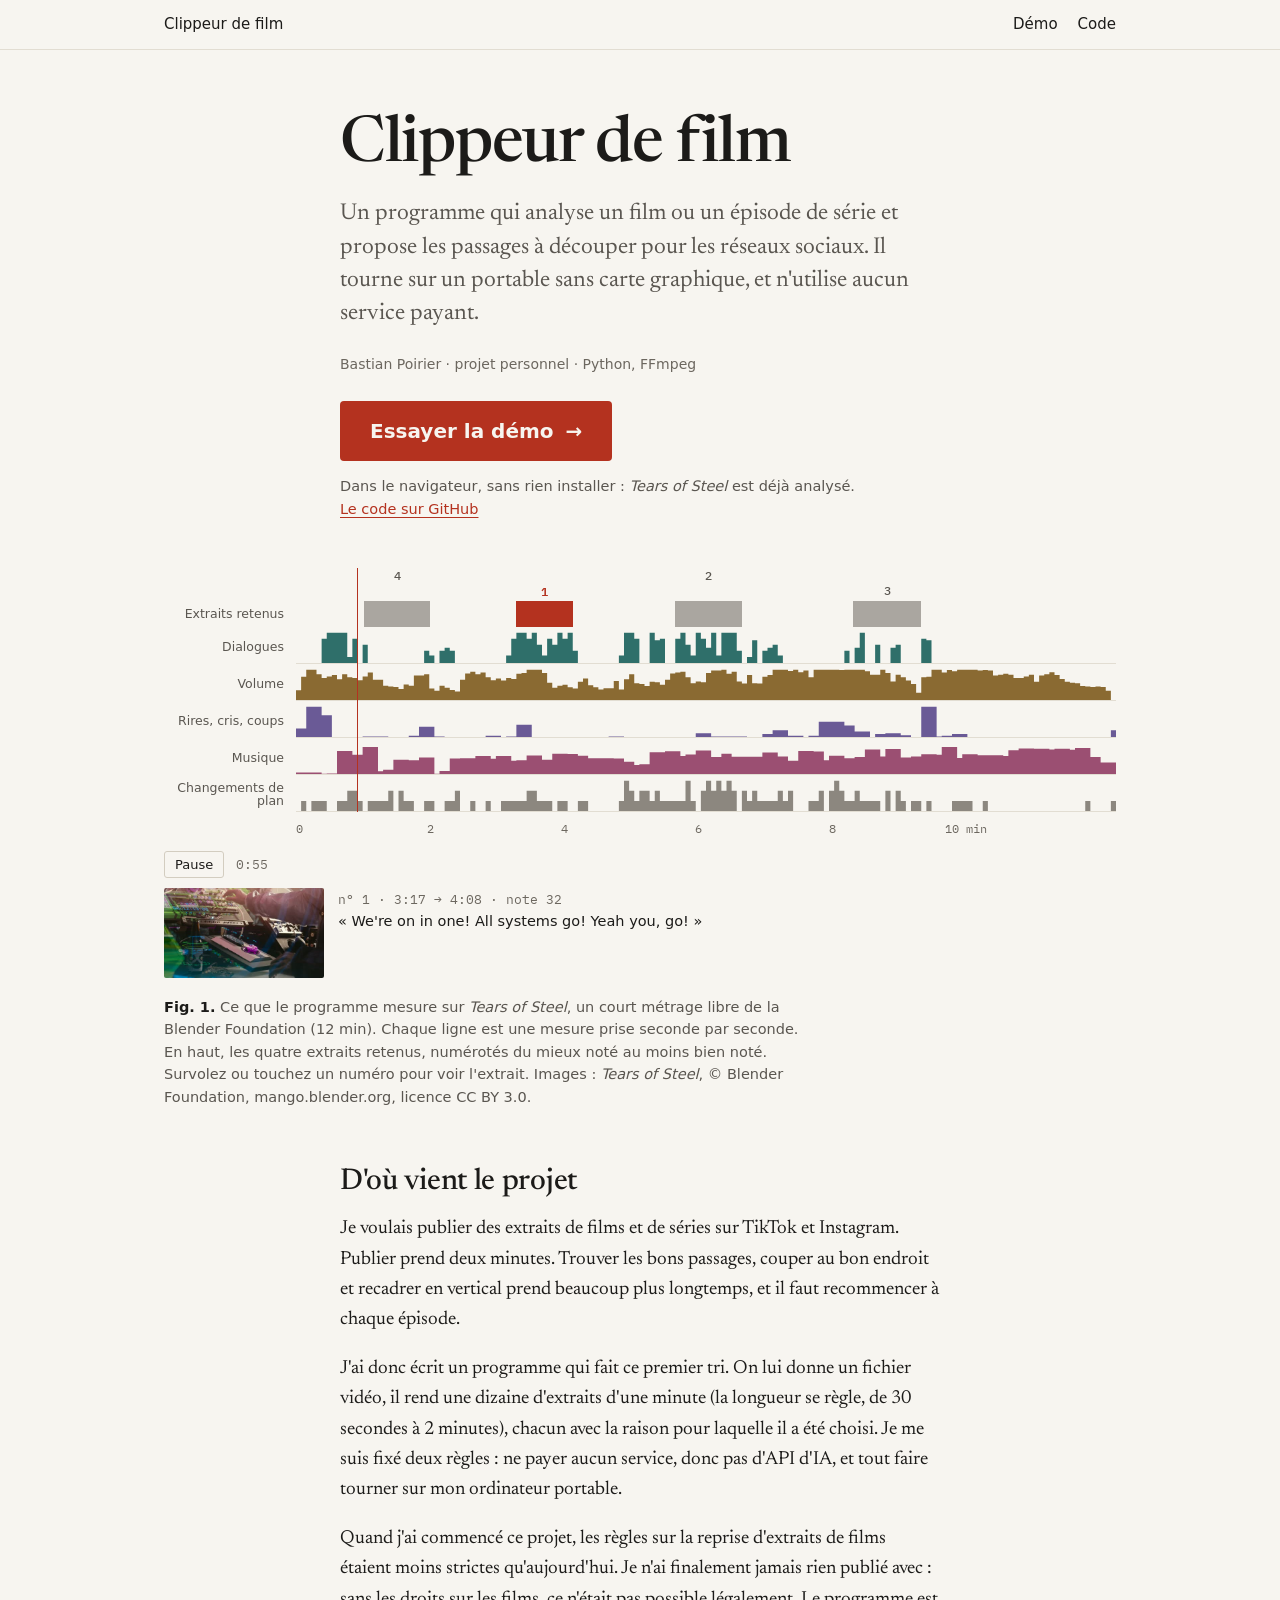
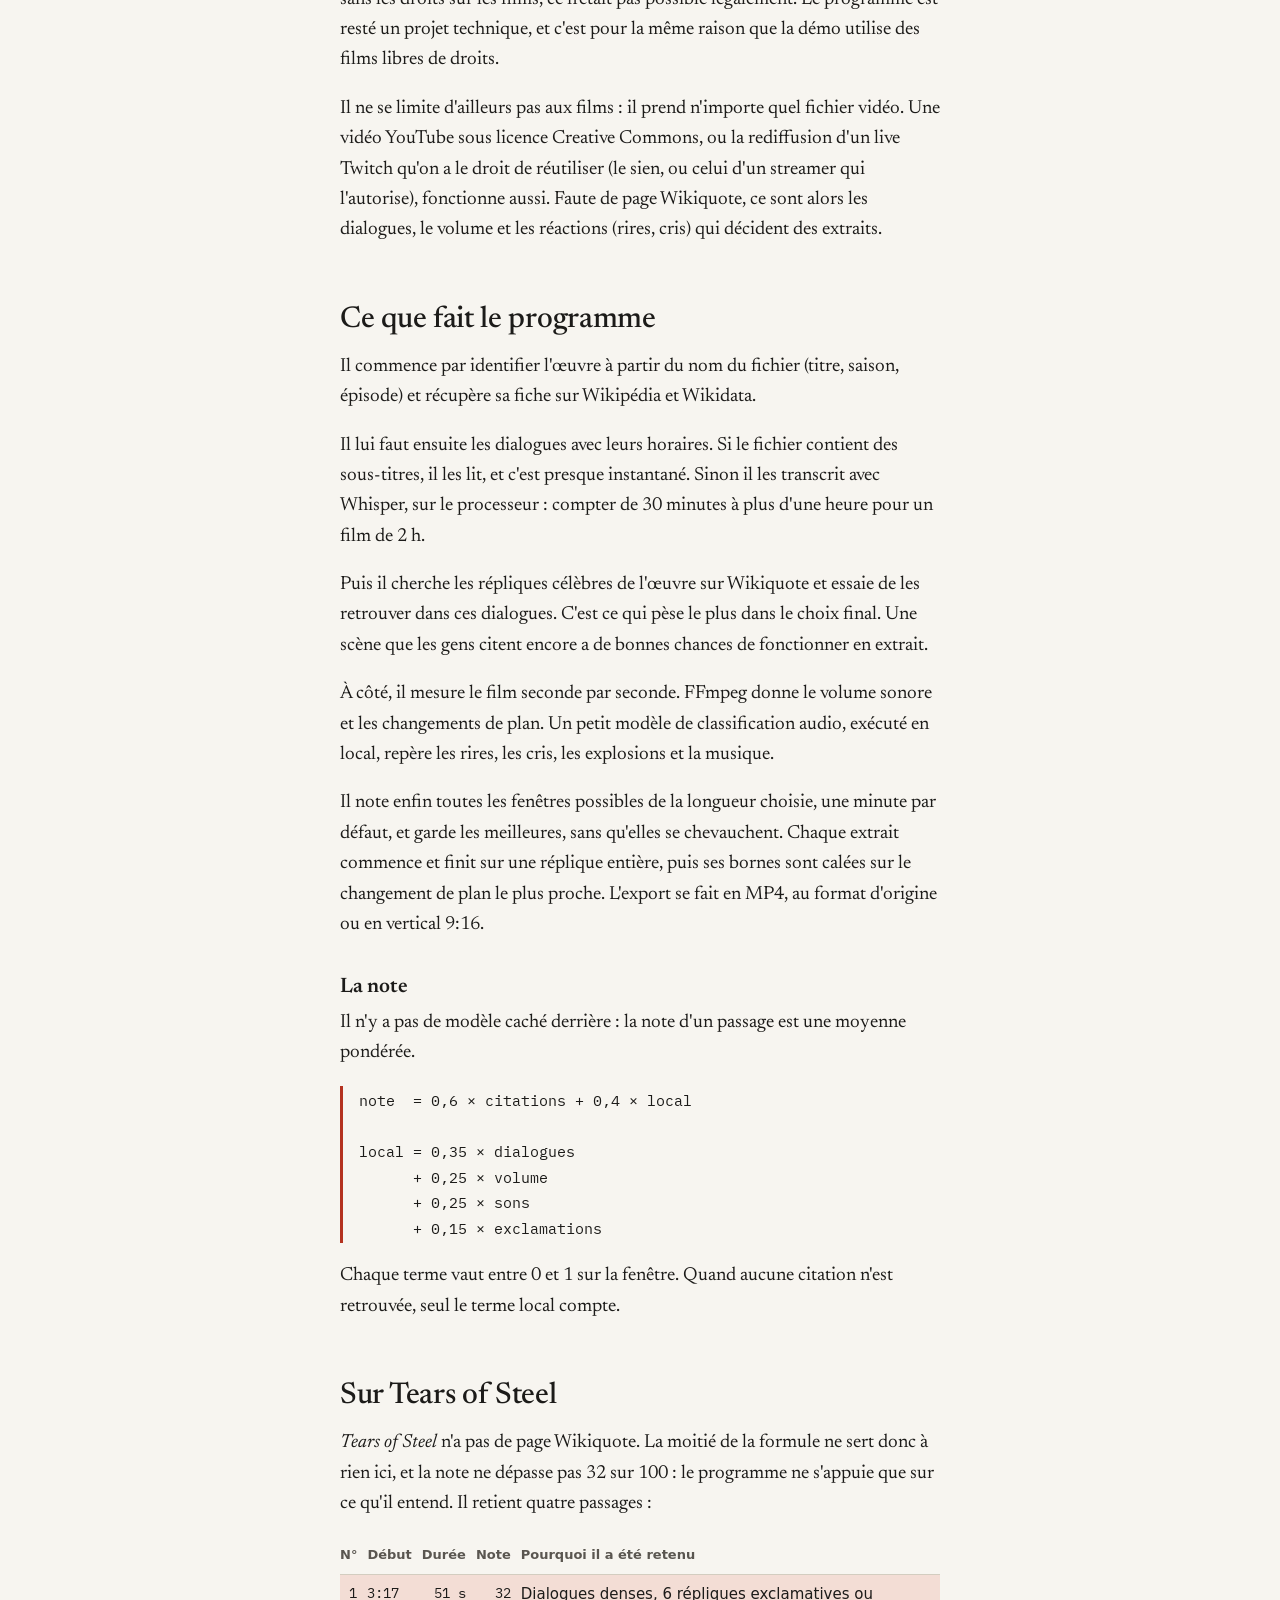
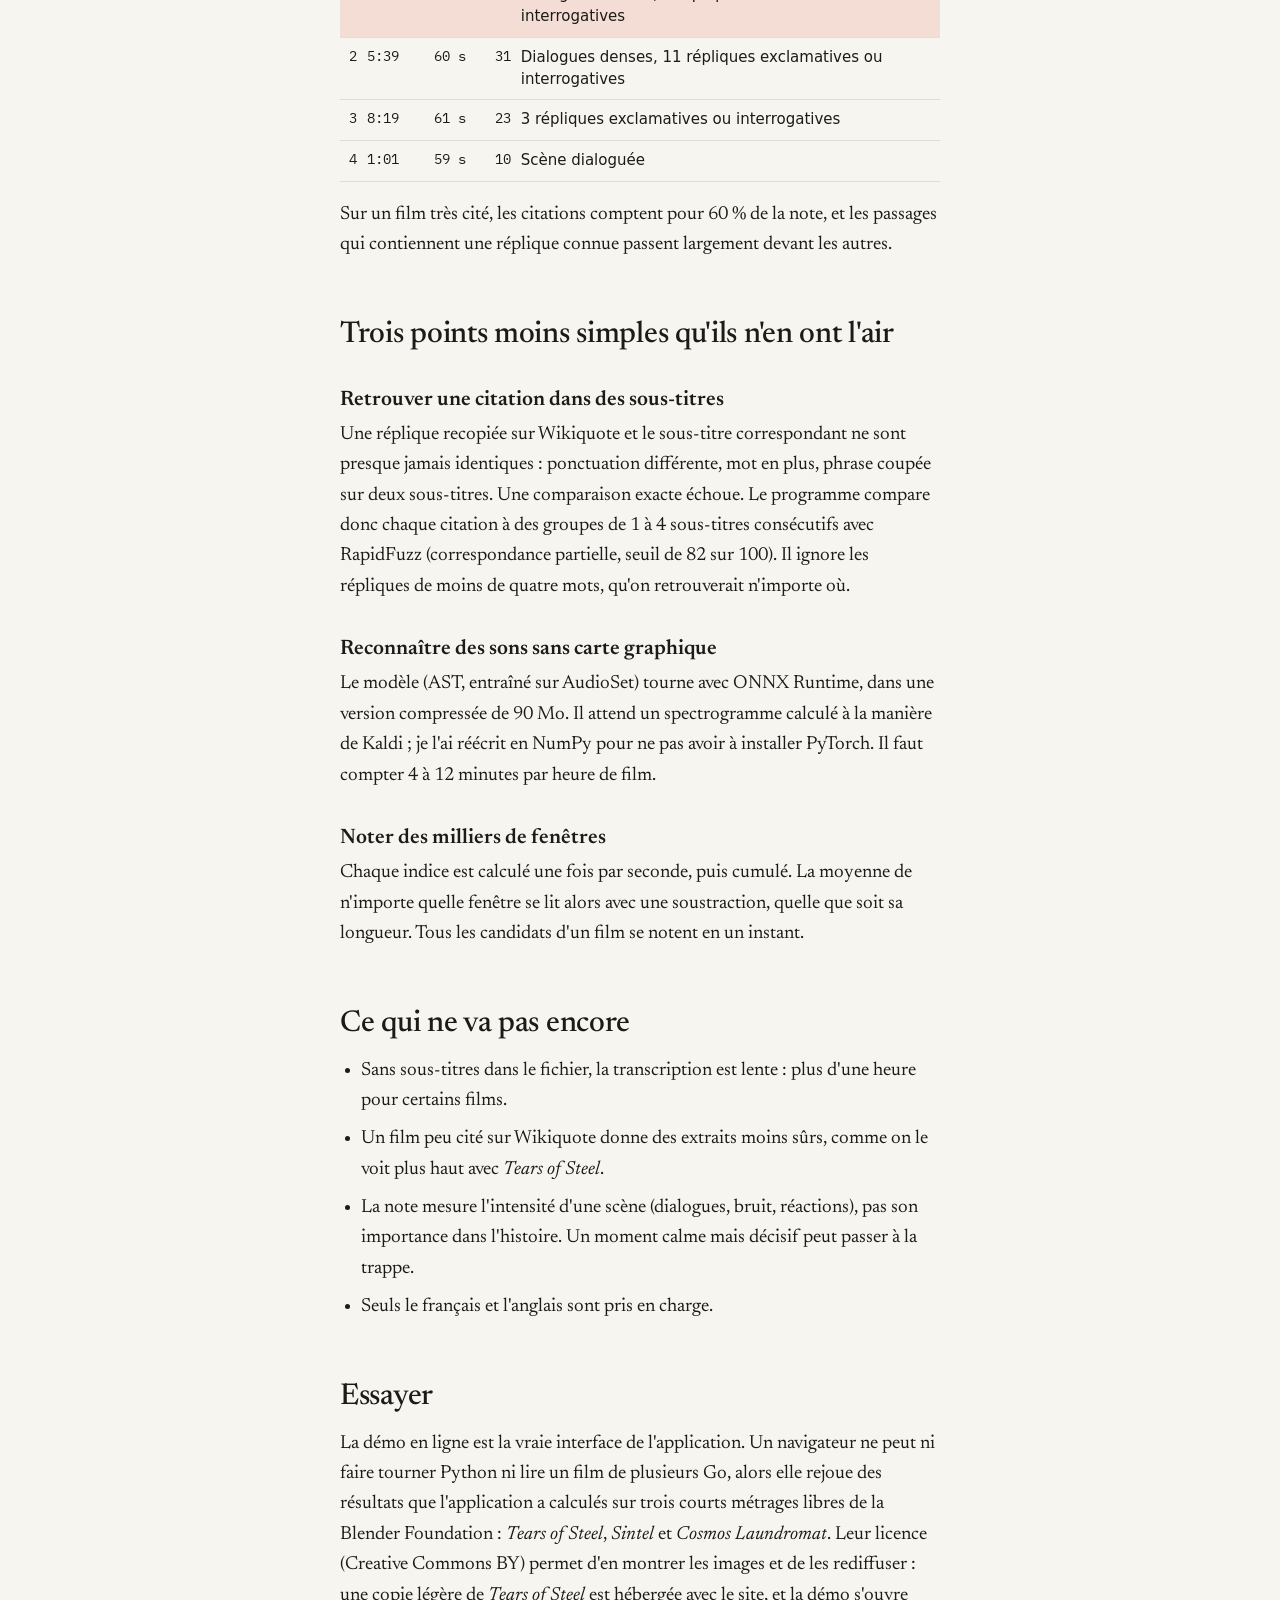
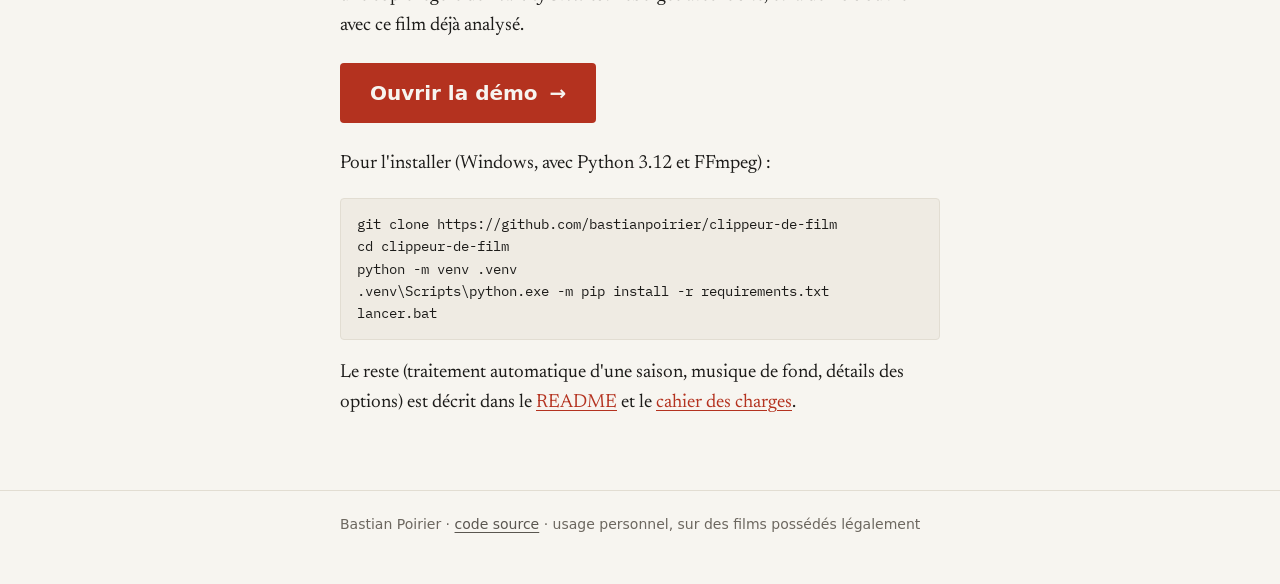
<file: index.html>
<!doctype html>
<html lang="fr">
<head>
<meta charset="utf-8">
<meta name="viewport" content="width=device-width, initial-scale=1">
<title>Clippeur de film</title>
<meta name="description" content="Un programme qui analyse un film ou un épisode de série et propose les passages à découper pour les réseaux sociaux. Python, FFmpeg, Whisper, Wikiquote.">
<meta name="author" content="Bastian Poirier">
<meta property="og:type" content="article">
<meta property="og:title" content="Clippeur de film">
<meta property="og:description" content="Un programme qui analyse un film et propose les passages à découper pour les réseaux sociaux. Sur un portable, sans service payant.">
<meta property="og:image" content="https://bastianpoirier.github.io/clippeur-de-film/assets/apercu.png">
<meta property="og:image:width" content="1200">
<meta property="og:image:height" content="630">
<meta name="twitter:card" content="summary_large_image">
<link rel="icon" href="data:image/svg+xml,<svg xmlns='http://www.w3.org/2000/svg' viewBox='0 0 32 32'><rect width='32' height='32' rx='4' fill='%23b4321f'/><rect x='6' y='9' width='4' height='14' fill='%23f7f5f0'/><rect x='12' y='13' width='7' height='10' fill='%23f7f5f0'/><rect x='21' y='6' width='5' height='17' fill='%23f7f5f0'/></svg>">
<link rel="preconnect" href="https://fonts.googleapis.com">
<link rel="preconnect" href="https://fonts.gstatic.com" crossorigin>
<link rel="stylesheet" href="https://fonts.googleapis.com/css2?family=Newsreader:ital,opsz,wght@0,6..72,400;0,6..72,500;0,6..72,600;1,6..72,400&family=IBM+Plex+Mono:wght@400;500&display=swap">
<link rel="stylesheet" href="assets/tokens.css?v=0e62a00a">
<style>
  * { box-sizing: border-box; }
  html { -webkit-text-size-adjust: 100%; }
  body {
    margin: 0; background: var(--fond); color: var(--texte);
    font: 400 19px/1.6 var(--serif); font-optical-sizing: auto;
  }
  ::selection { background: var(--accent-fond); }
  a { color: var(--lien); text-decoration-thickness: 1px; text-underline-offset: .18em; }
  a:hover { text-decoration-thickness: 2px; }
  :focus-visible { outline: 2px solid var(--accent); outline-offset: 2px; }

  .colonne { max-width: 40rem; margin: 0 auto; padding: 0 20px; }
  .large { max-width: 62rem; margin: 0 auto; padding: 0 20px; }

  header.haut { border-bottom: 1px solid var(--filet); }
  header.haut .large { display: flex; justify-content: space-between; align-items: baseline; gap: 16px; padding-top: 14px; padding-bottom: 14px;
    font: 15px/1.4 var(--sans); }
  header.haut a { color: var(--texte); text-decoration: none; }
  header.haut a:hover { text-decoration: underline; }
  header.haut nav { display: flex; gap: 20px; }

  .titre { padding-top: 64px; }
  h1 { font-size: clamp(42px, 7vw, 64px); font-weight: 500; line-height: 1.02; letter-spacing: -.02em; margin: 0 0 18px; }
  .chapo { font-size: 23px; line-height: 1.45; color: var(--texte-second); margin: 0 0 22px; }
  .signature { font: 14px/1.6 var(--sans); color: var(--texte-legende); margin: 0 0 8px; }
  .appel { display: flex; flex-wrap: wrap; align-items: center; gap: 14px 22px; margin-top: 26px; }
  .bouton-demo { display: inline-flex; align-items: center; gap: 12px; font: 600 20px/1 var(--sans); color: var(--fond);
    background: var(--accent); text-decoration: none; padding: 20px 30px; border-radius: 4px;
    transition: background .15s, transform .15s; }
  .bouton-demo:hover { background: var(--texte); transform: translateY(-1px); }
  .bouton-demo span { transition: transform .15s; }
  .bouton-demo:hover span { transform: translateX(4px); }
  .appel p { margin: 0; font: 14.5px/1.55 var(--sans); color: var(--texte-second); }

  h2 { font-size: 30px; font-weight: 500; letter-spacing: -.01em; line-height: 1.2; margin: 56px 0 14px; }
  h3 { font-size: 21px; font-weight: 600; line-height: 1.3; margin: 34px 0 6px; }
  p { margin: 0 0 18px; }
  ul.limites { padding-left: 1.1em; margin: 0 0 18px; }
  ul.limites li { margin-bottom: 8px; }
  code { font: .82em var(--mono); background: var(--code-fond); padding: .1em .3em; border-radius: 3px; }
  pre { font: 14px/1.6 var(--mono); background: var(--code-fond); border: 1px solid var(--filet); border-radius: 4px; padding: 14px 16px; overflow-x: auto; margin: 0 0 18px; }
  pre code { background: none; padding: 0; font-size: inherit; }
  q { font-style: italic; quotes: "« " " »"; }

  pre.formule { font: 15px/1.7 var(--mono); background: none; border: none; border-left: 3px solid var(--accent); border-radius: 0; padding: 2px 0 2px 16px; }

  /* Figure 1 : les mesures de Tears of Steel */
  figure.mesures { margin: 48px auto 8px; }
  .pistes { position: relative; display: grid; grid-template-columns: 7.5rem 1fr; column-gap: 12px; row-gap: 3px; font: 12.5px/1 var(--sans); }
  .pistes .nom { color: var(--texte-second); display: flex; align-items: center; justify-content: flex-end; text-align: right; }
  .pistes .trace { height: 34px; position: relative; border-bottom: 1px solid var(--filet); }
  .pistes .trace svg { position: absolute; inset: 0; width: 100%; height: 100%; }
  .pistes .trace.numeros { height: 30px; border-bottom: none; }
  .pistes .trace.extraits { height: 26px; border-bottom: none; }
  .pistes .trace.citations { height: 22px; }
  .citation { position: absolute; top: 4px; bottom: 4px; width: 2px; margin-left: -1px; background: var(--accent); }
  .numero { position: absolute; transform: translateX(-50%); font: 500 12px/1 var(--mono); color: var(--texte-second);
    background: none; border: none; padding: 2px 3px; cursor: pointer; }
  .numero.haut { top: 0; }
  .numero.bas { top: 15px; }
  .extrait { position: absolute; top: 0; bottom: 0; min-width: 3px; padding: 0; border: none; cursor: pointer;
    background: var(--texte-legende); opacity: .55; }
  .extrait:hover, .extrait:focus-visible { opacity: .85; }
  .extrait.choisi { background: var(--accent); opacity: 1; }
  .numero.choisi { color: var(--accent); font-weight: 600; }
  .regle { grid-column: 2; position: relative; height: 22px; color: var(--texte-legende); font: 12px var(--mono); white-space: nowrap; }
  .regle span { position: absolute; top: 6px; transform: translateX(-50%); }
  .regle span:first-child { transform: none; }

  /* Tête de lecture : elle parcourt l'épisode et sélectionne l'extrait qu'elle traverse. */
  .zone-lecture { position: absolute; inset: 0; grid-column: 2; pointer-events: none; }
  .tete { position: absolute; top: 0; bottom: 0; width: 1.5px; margin-left: -.75px; background: var(--accent); }
  .controles { display: flex; align-items: center; gap: 12px; margin: 14px 0 0; font: 13px var(--mono); color: var(--texte-legende); }
  .controles button { font: 500 13px var(--sans); color: var(--texte); background: none; border: 1px solid var(--filet-fort);
    border-radius: 3px; padding: 5px 10px; cursor: pointer; }
  .controles button:hover { border-color: var(--texte); }
  figcaption { font: 14.5px/1.55 var(--sans); color: var(--texte-second); margin-top: 18px; max-width: 40rem; }
  figcaption b { color: var(--texte); font-weight: 600; }
  .lecture-extrait { font: 14.5px/1.55 var(--sans); min-height: 3.2em; margin-top: 10px; color: var(--texte);
    display: flex; gap: 14px; align-items: flex-start; }
  .lecture-extrait img { width: 160px; aspect-ratio: 16 / 9; object-fit: cover; flex: none; border-radius: 2px; background: var(--filet); }
  .lecture-extrait .heure { font-family: var(--mono); font-size: 13px; color: var(--texte-legende); }
  @media (max-width: 600px) {
    .pistes { grid-template-columns: 5.2rem 1fr; font-size: 11.5px; }
    .numero { font-size: 11px; padding: 2px 1px; }
  }

  /* Tableau des extraits */
  .tableau { overflow-x: auto; margin: 0 0 18px; }
  table { border-collapse: collapse; width: 100%; font: 15px/1.45 var(--sans); }
  th, td { text-align: left; vertical-align: top; padding: 9px 10px 9px 0; border-bottom: 1px solid var(--tableau-filet); }
  th { font-weight: 600; font-size: 13px; color: var(--texte-second); border-bottom-color: var(--filet-fort); }
  th.nombre { text-align: right; }
  td.nombre { text-align: right; font-family: var(--mono); font-size: 13.5px; white-space: nowrap; }
  td.heure { font-family: var(--mono); font-size: 13.5px; white-space: nowrap; }
  tr.choisi td { background: var(--accent-fond); }
  #lignes-tableau tr { cursor: pointer; }


  footer { border-top: 1px solid var(--filet); margin-top: 72px; padding: 22px 0 48px; font: 14px/1.6 var(--sans); color: var(--texte-legende); }
  footer a { color: var(--texte-second); }

  @media (max-width: 600px) {
    body { font-size: 18px; }
    .chapo { font-size: 20px; }
    .titre { padding-top: 40px; }
  }
</style>
</head>
<body>

<header class="haut">
  <div class="large">
    <a href="./">Clippeur de film</a>
    <nav><a href="demo/">Démo</a><a href="https://github.com/bastianpoirier/clippeur-de-film">Code</a></nav>
  </div>
</header>

<main>
  <div class="colonne titre">
    <h1>Clippeur de film</h1>
    <p class="chapo">Un programme qui analyse un film ou un épisode de série et propose les passages à découper pour les réseaux sociaux. Il tourne sur un portable sans carte graphique, et n'utilise aucun service payant.</p>
    <p class="signature">Bastian Poirier · projet personnel · Python, FFmpeg</p>
    <div class="appel">
      <a class="bouton-demo" href="demo/">Essayer la démo <span aria-hidden="true">→</span></a>
      <p>Dans le navigateur, sans rien installer : <i>Tears of Steel</i> est déjà analysé.<br>
        <a href="https://github.com/bastianpoirier/clippeur-de-film">Le code sur GitHub</a></p>
    </div>
  </div>

  <figure class="mesures large" aria-labelledby="legende-fig1">
    <div class="pistes" id="pistes"></div>
    <div class="controles"><button type="button" id="lecture">Pause</button><span id="horloge">0:00</span></div>
    <div class="lecture-extrait colonne" style="padding:0; margin-left:0" id="lecture-extrait" aria-live="polite"></div>
    <figcaption id="legende-fig1"><b>Fig. 1.</b> Ce que le programme mesure sur <i>Tears of Steel</i>, un court métrage libre de la Blender Foundation (12 min). Chaque ligne est une mesure prise seconde par seconde. En haut, les quatre extraits retenus, numérotés du mieux noté au moins bien noté. Survolez ou touchez un numéro pour voir l'extrait. Images : <i>Tears of Steel</i>, © Blender Foundation, mango.blender.org, licence CC BY 3.0.</figcaption>
  </figure>

  <article class="colonne">
    <h2>D'où vient le projet</h2>
    <p>Je voulais publier des extraits de films et de séries sur TikTok et Instagram. Publier prend deux minutes. Trouver les bons passages, couper au bon endroit et recadrer en vertical prend beaucoup plus longtemps, et il faut recommencer à chaque épisode.</p>
    <p>J'ai donc écrit un programme qui fait ce premier tri. On lui donne un fichier vidéo, il rend une dizaine d'extraits d'une minute (la longueur se règle, de 30 secondes à 2 minutes), chacun avec la raison pour laquelle il a été choisi. Je me suis fixé deux règles : ne payer aucun service, donc pas d'API d'IA, et tout faire tourner sur mon ordinateur portable.</p>
    <p>Quand j'ai commencé ce projet, les règles sur la reprise d'extraits de films étaient moins strictes qu'aujourd'hui. Je n'ai finalement jamais rien publié avec : sans les droits sur les films, ce n'était pas possible légalement. Le programme est resté un projet technique, et c'est pour la même raison que la démo utilise des films libres de droits.</p>
    <p>Il ne se limite d'ailleurs pas aux films : il prend n'importe quel fichier vidéo. Une vidéo YouTube sous licence Creative Commons, ou la rediffusion d'un live Twitch qu'on a le droit de réutiliser (le sien, ou celui d'un streamer qui l'autorise), fonctionne aussi. Faute de page Wikiquote, ce sont alors les dialogues, le volume et les réactions (rires, cris) qui décident des extraits.</p>

    <h2>Ce que fait le programme</h2>
    <p>Il commence par identifier l'œuvre à partir du nom du fichier (titre, saison, épisode) et récupère sa fiche sur Wikipédia et Wikidata.</p>
    <p>Il lui faut ensuite les dialogues avec leurs horaires. Si le fichier contient des sous-titres, il les lit, et c'est presque instantané. Sinon il les transcrit avec Whisper, sur le processeur : compter de 30 minutes à plus d'une heure pour un film de 2 h.</p>
    <p>Puis il cherche les répliques célèbres de l'œuvre sur Wikiquote et essaie de les retrouver dans ces dialogues. C'est ce qui pèse le plus dans le choix final. Une scène que les gens citent encore a de bonnes chances de fonctionner en extrait.</p>
    <p>À côté, il mesure le film seconde par seconde. FFmpeg donne le volume sonore et les changements de plan. Un petit modèle de classification audio, exécuté en local, repère les rires, les cris, les explosions et la musique.</p>
    <p>Il note enfin toutes les fenêtres possibles de la longueur choisie, une minute par défaut, et garde les meilleures, sans qu'elles se chevauchent. Chaque extrait commence et finit sur une réplique entière, puis ses bornes sont calées sur le changement de plan le plus proche. L'export se fait en MP4, au format d'origine ou en vertical 9:16.</p>

    <h3>La note</h3>
    <p>Il n'y a pas de modèle caché derrière : la note d'un passage est une moyenne pondérée.</p>
<pre class="formule">note  = 0,6 × citations + 0,4 × local

local = 0,35 × dialogues
      + 0,25 × volume
      + 0,25 × sons
      + 0,15 × exclamations</pre>
    <p>Chaque terme vaut entre 0 et 1 sur la fenêtre. Quand aucune citation n'est retrouvée, seul le terme local compte.</p>

    <h2>Sur Tears of Steel</h2>
    <p><i>Tears of Steel</i> n'a pas de page Wikiquote. La moitié de la formule ne sert donc à rien ici, et la note ne dépasse pas 32 sur 100 : le programme ne s'appuie que sur ce qu'il entend. Il retient quatre passages :</p>
    <div class="tableau">
      <table id="tableau">
        <thead><tr><th class="nombre">N°</th><th>Début</th><th class="nombre">Durée</th><th class="nombre">Note</th><th>Pourquoi il a été retenu</th></tr></thead>
        <tbody id="lignes-tableau"></tbody>
      </table>
    </div>
    <p>Sur un film très cité, les citations comptent pour 60 % de la note, et les passages qui contiennent une réplique connue passent largement devant les autres.</p>

    <h2>Trois points moins simples qu'ils n'en ont l'air</h2>
    <h3>Retrouver une citation dans des sous-titres</h3>
    <p>Une réplique recopiée sur Wikiquote et le sous-titre correspondant ne sont presque jamais identiques : ponctuation différente, mot en plus, phrase coupée sur deux sous-titres. Une comparaison exacte échoue. Le programme compare donc chaque citation à des groupes de 1 à 4 sous-titres consécutifs avec RapidFuzz (correspondance partielle, seuil de 82 sur 100). Il ignore les répliques de moins de quatre mots, qu'on retrouverait n'importe où.</p>
    <h3>Reconnaître des sons sans carte graphique</h3>
    <p>Le modèle (AST, entraîné sur AudioSet) tourne avec ONNX Runtime, dans une version compressée de 90 Mo. Il attend un spectrogramme calculé à la manière de Kaldi ; je l'ai réécrit en NumPy pour ne pas avoir à installer PyTorch. Il faut compter 4 à 12 minutes par heure de film.</p>
    <h3>Noter des milliers de fenêtres</h3>
    <p>Chaque indice est calculé une fois par seconde, puis cumulé. La moyenne de n'importe quelle fenêtre se lit alors avec une soustraction, quelle que soit sa longueur. Tous les candidats d'un film se notent en un instant.</p>

    <h2>Ce qui ne va pas encore</h2>
    <ul class="limites">
      <li>Sans sous-titres dans le fichier, la transcription est lente : plus d'une heure pour certains films.</li>
      <li>Un film peu cité sur Wikiquote donne des extraits moins sûrs, comme on le voit plus haut avec <i>Tears of Steel</i>.</li>
      <li>La note mesure l'intensité d'une scène (dialogues, bruit, réactions), pas son importance dans l'histoire. Un moment calme mais décisif peut passer à la trappe.</li>
      <li>Seuls le français et l'anglais sont pris en charge.</li>
    </ul>

    <h2>Essayer</h2>
    <p>La démo en ligne est la vraie interface de l'application. Un navigateur ne peut ni faire tourner Python ni lire un film de plusieurs Go, alors elle rejoue des résultats que l'application a calculés sur trois courts métrages libres de la Blender Foundation : <i>Tears of Steel</i>, <i>Sintel</i> et <i>Cosmos Laundromat</i>. Leur licence (Creative Commons BY) permet d'en montrer les images et de les rediffuser : une copie légère de <i>Tears of Steel</i> est hébergée avec le site, et la démo s'ouvre avec ce film déjà analysé.</p>
    <a class="bouton-demo" href="demo/" style="margin: 4px 0 26px">Ouvrir la démo <span aria-hidden="true">→</span></a>
    <p>Pour l'installer (Windows, avec Python 3.12 et FFmpeg) :</p>
<pre><code>git clone https://github.com/bastianpoirier/clippeur-de-film
cd clippeur-de-film
python -m venv .venv
.venv\Scripts\python.exe -m pip install -r requirements.txt
lancer.bat</code></pre>
    <p>Le reste (traitement automatique d'une saison, musique de fond, détails des options) est décrit dans le <a href="https://github.com/bastianpoirier/clippeur-de-film#readme">README</a> et le <a href="https://github.com/bastianpoirier/clippeur-de-film/blob/main/CAHIER_DES_CHARGES.md">cahier des charges</a>.</p>
  </article>
</main>

<footer>
  <div class="colonne">Bastian Poirier · <a href="https://github.com/bastianpoirier/clippeur-de-film">code source</a> · usage personnel, sur des films possédés légalement</div>
</footer>

<script src="assets/frise.js?v=a20edf79"></script>
<script>
  // Figure 1, dessinée à partir des mesures réelles de l'application (assets/frise.js).
  const F = window.FRISE;
  const pistes = document.getElementById("pistes");
  const lecture = document.getElementById("lecture-extrait");
  const heure = s => `${Math.floor(s / 60)}:${String(Math.floor(s % 60)).padStart(2, "0")}`;
  const pc = s => `${(s / F.duree * 100).toFixed(3)}%`;

  function ligne(nom, classe) {
    const etiquette = document.createElement("div");
    etiquette.className = "nom";
    etiquette.textContent = nom;
    const trace = document.createElement("div");
    trace.className = "trace " + (classe || "");
    pistes.append(etiquette, trace);
    return trace;
  }

  // Une courbe en escalier par mesure, de 0 (en bas) à 1 (en haut).
  function courbe(trace, valeurs, couleur) {
    const n = valeurs.length;
    let d = "M0 100";
    valeurs.forEach((v, i) => { const y = 100 - Math.min(v, 1) * 92; d += ` L${i} ${y} L${i + 1} ${y}`; });
    d += ` L${n} 100 Z`;
    trace.innerHTML = `<svg viewBox="0 0 ${n} 100" preserveAspectRatio="none" aria-hidden="true"><path d="${d}" fill="${couleur}"/></svg>`;
  }

  // Les extraits : un bloc par extrait, son numéro au-dessus. Les numéros alternent sur deux rangs,
  // sinon ceux de deux extraits proches se chevauchent quand la figure est étroite.
  const classement = [...F.extraits].sort((a, b) => b.score - a.score);
  const zoneNumeros = ligne("", "numeros");
  const zoneExtraits = ligne("Extraits retenus", "extraits");
  const elements = [];

  function choisir(e) {
    const rang = classement.indexOf(e) + 1;
    document.querySelectorAll(".choisi").forEach(x => x.classList.remove("choisi"));
    for (const x of elements.find(x => x.e === e).noeuds) x.classList.add("choisi");
    document.querySelector(`#tableau tr[data-debut="${e.debut}"]`)?.classList.add("choisi");
    lecture.innerHTML = "";
    if (e.image) lecture.append(Object.assign(document.createElement("img"), { src: `demo/${e.image}`, alt: "" }));
    const texte = document.createElement("div");
    const h = document.createElement("span");
    h.className = "heure";
    h.textContent = `n° ${rang} · ${heure(e.debut)} → ${heure(e.fin)} · note ${Math.round(e.score)}`;
    const titre = e.titre.length > 80 ? e.titre.slice(0, 80).replace(/\s\S*$/, "") + "…" : e.titre;
    texte.append(h, document.createElement("br"), `« ${titre} »`);
    lecture.append(texte);
  }

  [...F.extraits].sort((a, b) => a.debut - b.debut).forEach((e, i) => {
    const rang = classement.indexOf(e) + 1;
    const etiquette = `Extrait n° ${rang}, de ${heure(e.debut)} à ${heure(e.fin)}`;

    const numero = document.createElement("button");
    numero.type = "button";
    numero.className = "numero " + (i % 2 ? "bas" : "haut");
    numero.style.left = pc((e.debut + e.fin) / 2);
    numero.textContent = rang;
    numero.setAttribute("aria-label", etiquette);

    const bloc = document.createElement("button");
    bloc.type = "button";
    bloc.className = "extrait";
    bloc.style.left = pc(e.debut);
    bloc.style.width = pc(e.fin - e.debut);
    bloc.tabIndex = -1;  // le numéro suffit pour le clavier
    bloc.setAttribute("aria-label", etiquette);

    for (const x of [numero, bloc]) {
      x.addEventListener("mouseenter", () => { survol = e; choisir(e); });
      x.addEventListener("mouseleave", () => { survol = null; });
      x.addEventListener("focus", () => choisir(e));
      x.addEventListener("click", () => { allerA(e.debut); choisir(e); });
    }
    zoneNumeros.append(numero);
    zoneExtraits.append(bloc);
    elements.push({ e, noeuds: [numero, bloc] });
  });

  // Pas de ligne « Citations » pour un film sans page Wikiquote.
  const zoneCitations = F.citations.length ? ligne("Citations", "citations") : null;
  for (const [debut] of F.citations) {
    const trait = document.createElement("span");
    trait.className = "citation";
    trait.style.left = pc(debut);
    zoneCitations.append(trait);
  }

  const sons = F.pistes.rires.map((_, i) => Math.max(F.pistes.rires[i], F.pistes.cris[i], F.pistes.explosions[i]));
  courbe(ligne("Dialogues"), F.pistes.parole, "var(--piste-dialogues)");
  // Le volume varie peu en absolu : on l'étale entre le passage le plus calme et le plus fort de l'épisode.
  const [vMin, vMax] = [Math.min(...F.pistes.volume), Math.max(...F.pistes.volume)];
  courbe(ligne("Volume"), F.pistes.volume.map(v => (v - vMin) / (vMax - vMin || 1)), "var(--piste-volume)");
  courbe(ligne("Rires, cris, coups"), sons.map(v => v * 2), "var(--piste-sons)");
  courbe(ligne("Musique"), F.pistes.musique, "var(--piste-musique)");
  const plansMax = Math.max(...F.pistes.plans) || 1;
  courbe(ligne("Changements de plan"), F.pistes.plans.map(v => v / plansMax), "var(--piste-plans)");

  // Règle des minutes : chaque graduation à sa vraie place, toutes les 2 min pour un court métrage.
  const regle = document.createElement("div");
  regle.className = "regle";
  const pasMinutes = F.duree > 1800 ? 10 : 2;
  const graduations = [];
  for (let m = 0; m * 60 < F.duree - 30; m += pasMinutes) graduations.push(m);
  for (const m of graduations) {
    const s = document.createElement("span");
    s.textContent = m === graduations.at(-1) ? `${m} min` : m;
    s.style.left = pc(m * 60);
    regle.append(s);
  }
  pistes.append(document.createElement("div"), regle);

  // Tête de lecture : un tour de l'épisode en 30 secondes. L'extrait qu'elle traverse est sélectionné,
  // sauf si la souris est sur un autre. Un clic sur un extrait y amène la tête.
  const zone = document.createElement("div");
  zone.className = "zone-lecture";
  zone.style.gridRow = `1 / span ${pistes.querySelectorAll(".trace").length}`;
  const tete = document.createElement("div");
  tete.className = "tete";
  zone.append(tete);
  pistes.append(zone);

  const bouton = document.getElementById("lecture"), horloge = document.getElementById("horloge");
  const TOUR = 30000;
  let position = 0, enLecture = !matchMedia("(prefers-reduced-motion: reduce)").matches, precedent = null, survol = null;

  function allerA(secondes) { position = secondes / F.duree; dessiner(); }
  function dessiner() {
    const s = position * F.duree;
    tete.style.left = `${position * 100}%`;
    horloge.textContent = heure(s);
    const dedans = F.extraits.find(e => s >= e.debut && s <= e.fin);
    if (dedans && !survol && !document.querySelector(".extrait.choisi")?.isSameNode(elements.find(x => x.e === dedans).noeuds[1])) choisir(dedans);
  }
  function boucle(t) {
    if (enLecture && precedent != null) position = (position + (t - precedent) / TOUR) % 1;
    precedent = t;
    dessiner();
    requestAnimationFrame(boucle);
  }
  function majBouton() { bouton.textContent = enLecture ? "Pause" : "Lecture"; }
  bouton.onclick = () => { enLecture = !enLecture; majBouton(); };
  majBouton();

  // Tableau des extraits, du mieux noté au moins bien noté.
  const raisonCourte = r => r.replace(/^./, c => c.toUpperCase());
  for (const [i, e] of classement.entries()) {
    const tr = document.createElement("tr");
    tr.dataset.debut = e.debut;
    for (const [texte, classe] of [[i + 1, "nombre"], [heure(e.debut), "heure"], [`${e.fin - e.debut} s`, "nombre"],
                                   [Math.round(e.score), "nombre"], [raisonCourte(e.raison), ""]]) {
      const td = document.createElement("td");
      td.textContent = texte;
      if (classe) td.className = classe;
      tr.append(td);
    }
    tr.addEventListener("click", () => { allerA(e.debut); choisir(e); });
    document.getElementById("lignes-tableau").append(tr);
  }

  choisir(classement[0]);  // le mieux noté est affiché d'emblée
  if (!enLecture) allerA(classement[0].debut);
  requestAnimationFrame(boucle);
</script>
</body>
</html>
</file>
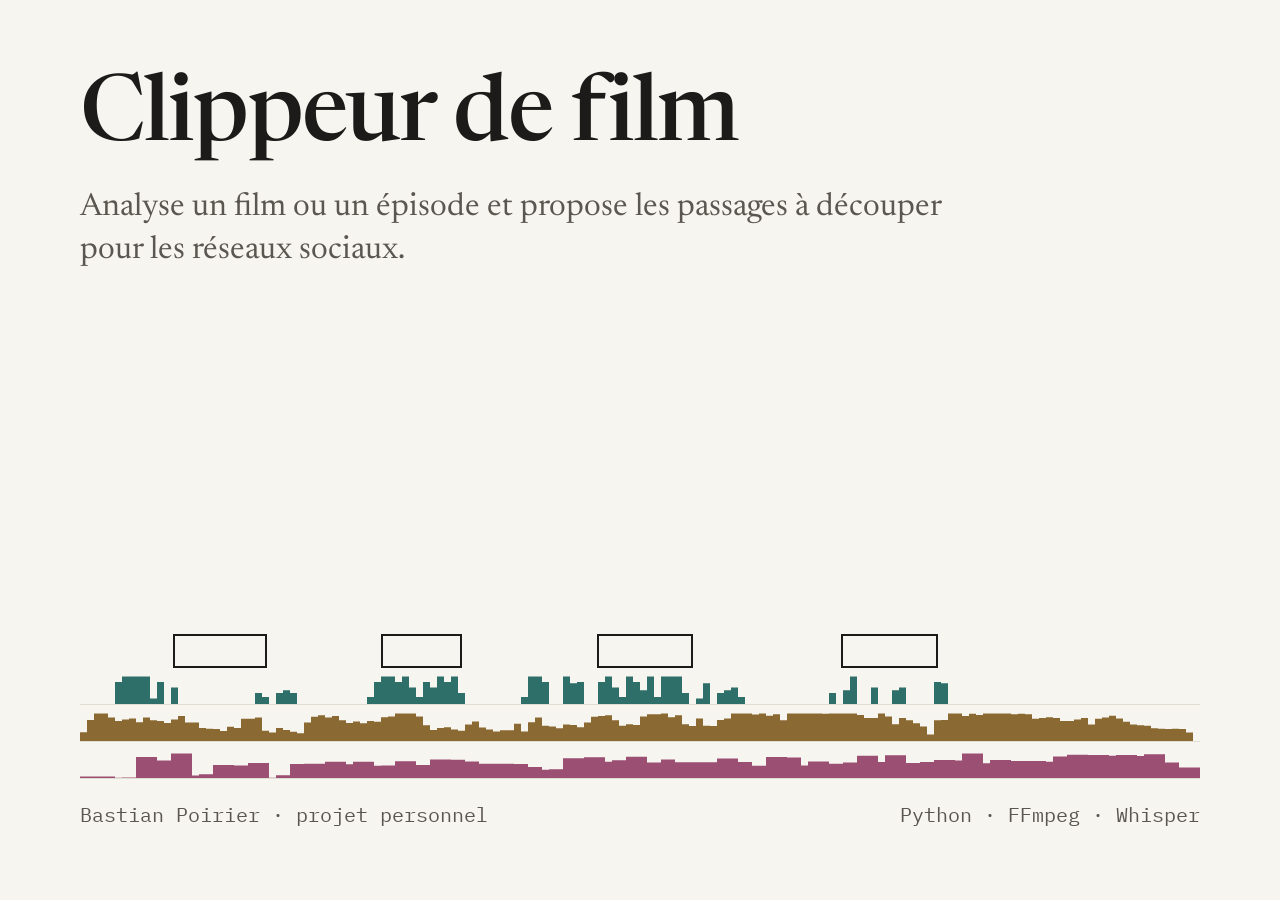
<file: outils/apercu.html>
<!doctype html>
<!-- Image d'aperçu des partages (1200×630), exportée en assets/apercu.png :
     chrome --headless --window-size=1200,630 --screenshot=assets/apercu.png outils/apercu.html -->
<html lang="fr">
<head>
<meta charset="utf-8">
<link rel="stylesheet" href="https://fonts.googleapis.com/css2?family=Newsreader:opsz,wght@6..72,500&family=IBM+Plex+Mono:wght@400&display=swap">
<style>
  :root {
    --fond: #f7f5f0; --texte: #1c1b19; --second: #5a5650; --filet: #e2ddd2; --accent: #b4321f;
    --dialogues: #2f6f6a; --volume: #8a6a32; --musique: #9b4f72;
  }
  html, body { margin: 0; width: 1200px; height: 630px; overflow: hidden; background: var(--fond); color: var(--texte); }
  .cadre { position: absolute; inset: 0; padding: 72px 80px; display: flex; flex-direction: column; }
  h1 { font: 500 92px/1 Newsreader, Georgia, serif; letter-spacing: -.02em; margin: 0 0 22px; }
  p { font: 400 32px/1.35 Newsreader, Georgia, serif; color: var(--second); margin: 0; max-width: 900px; }
  .figure { margin-top: auto; display: grid; gap: 6px; }
  .piste { height: 30px; position: relative; border-bottom: 1px solid var(--filet); }
  .piste svg { position: absolute; inset: 0; width: 100%; height: 100%; }
  .extraits { height: 34px; border: none; }
  .extrait { position: absolute; top: 0; bottom: 0; border: 2px solid var(--texte); }
  .bas { display: flex; justify-content: space-between; font: 20px "IBM Plex Mono", monospace; color: var(--second); margin-top: 22px; }
</style>
</head>
<body>
<div class="cadre">
  <h1>Clippeur de film</h1>
  <p>Analyse un film ou un épisode et propose les passages à découper pour les réseaux sociaux.</p>
  <div class="figure" id="figure"></div>
  <div class="bas"><span>Bastian Poirier · projet personnel</span><span>Python · FFmpeg · Whisper</span></div>
</div>
<script src="../assets/frise.js"></script>
<script>
  const F = window.FRISE, figure = document.getElementById("figure");
  const pc = s => `${s / F.duree * 100}%`;
  const extraits = document.createElement("div");
  extraits.className = "piste extraits";
  for (const e of F.extraits) {
    const b = document.createElement("span");
    b.className = "extrait";
    b.style.left = pc(e.debut);
    b.style.width = pc(e.fin - e.debut);
    extraits.append(b);
  }
  figure.append(extraits);
  const [vMin, vMax] = [Math.min(...F.pistes.volume), Math.max(...F.pistes.volume)];
  for (const [valeurs, couleur] of [[F.pistes.parole, "var(--dialogues)"],
                                    [F.pistes.volume.map(v => (v - vMin) / (vMax - vMin)), "var(--volume)"],
                                    [F.pistes.musique, "var(--musique)"]]) {
    const piste = document.createElement("div");
    piste.className = "piste";
    let d = "M0 100";
    valeurs.forEach((v, i) => { const y = 100 - v * 92; d += ` L${i} ${y} L${i + 1} ${y}`; });
    piste.innerHTML = `<svg viewBox="0 0 ${valeurs.length} 100" preserveAspectRatio="none"><path d="${d} L${valeurs.length} 100 Z" fill="${couleur}"/></svg>`;
    figure.append(piste);
  }
</script>
</body>
</html>
</file>
<file: assets/tokens.css>
/* Couleurs et typographie de la page de présentation et de l'image d'aperçu.
   Primitives → rôles → composants. Papier clair par défaut, sombre si le système le demande. */

:root {
  /* Primitives */
  --papier-50: #f7f5f0;
  --papier-100: #efebe3;
  --papier-200: #e2ddd2;
  --papier-300: #d3cdc0;
  --encre-900: #1c1b19;
  --encre-700: #45423d;
  --encre-600: #5a5650;
  --encre-500: #6c675f;
  --brique-600: #a8321f;
  --brique-500: #b4321f;
  --brique-100: #f3ddd5;
  --nuit-950: #151413;
  --nuit-900: #1d1c1a;
  --nuit-800: #282623;
  --nuit-700: #383530;
  --lin-100: #ebe7df;
  --lin-300: #b9b3a9;
  --lin-400: #9c968c;
  --corail-400: #e8806b;

  --serif: Newsreader, "Iowan Old Style", Georgia, serif;
  --mono: "IBM Plex Mono", ui-monospace, Consolas, monospace;
  --sans: system-ui, -apple-system, "Segoe UI", sans-serif;

  /* Rôles */
  --fond: var(--papier-50);
  --fond-encart: var(--papier-100);
  --filet: var(--papier-200);
  --filet-fort: var(--papier-300);
  --texte: var(--encre-900);
  --texte-second: var(--encre-600);
  --texte-legende: var(--encre-500);
  --accent: var(--brique-500);
  --accent-fond: var(--brique-100);

  /* Pistes de la figure (encres mates, lisibles en clair comme en sombre) */
  --piste-dialogues: #2f6f6a;
  --piste-volume: #8a6a32;
  --piste-sons: #6a5a96;
  --piste-musique: #9b4f72;
  --piste-plans: #8c877f;

  /* Composants */
  --lien: var(--accent);
  --code-fond: var(--fond-encart);
  --tableau-filet: var(--filet);
}

@media (prefers-color-scheme: dark) {
  :root {
    --fond: var(--nuit-950);
    --fond-encart: var(--nuit-900);
    --filet: var(--nuit-800);
    --filet-fort: var(--nuit-700);
    --texte: var(--lin-100);
    --texte-second: var(--lin-300);
    --texte-legende: var(--lin-400);
    --accent: var(--corail-400);
    --accent-fond: #3a221c;
    --piste-dialogues: #6fb5ad;
    --piste-volume: #c9a35f;
    --piste-sons: #a597d4;
    --piste-musique: #d08aaa;
    --piste-plans: #8c877f;
  }
}
</file>
